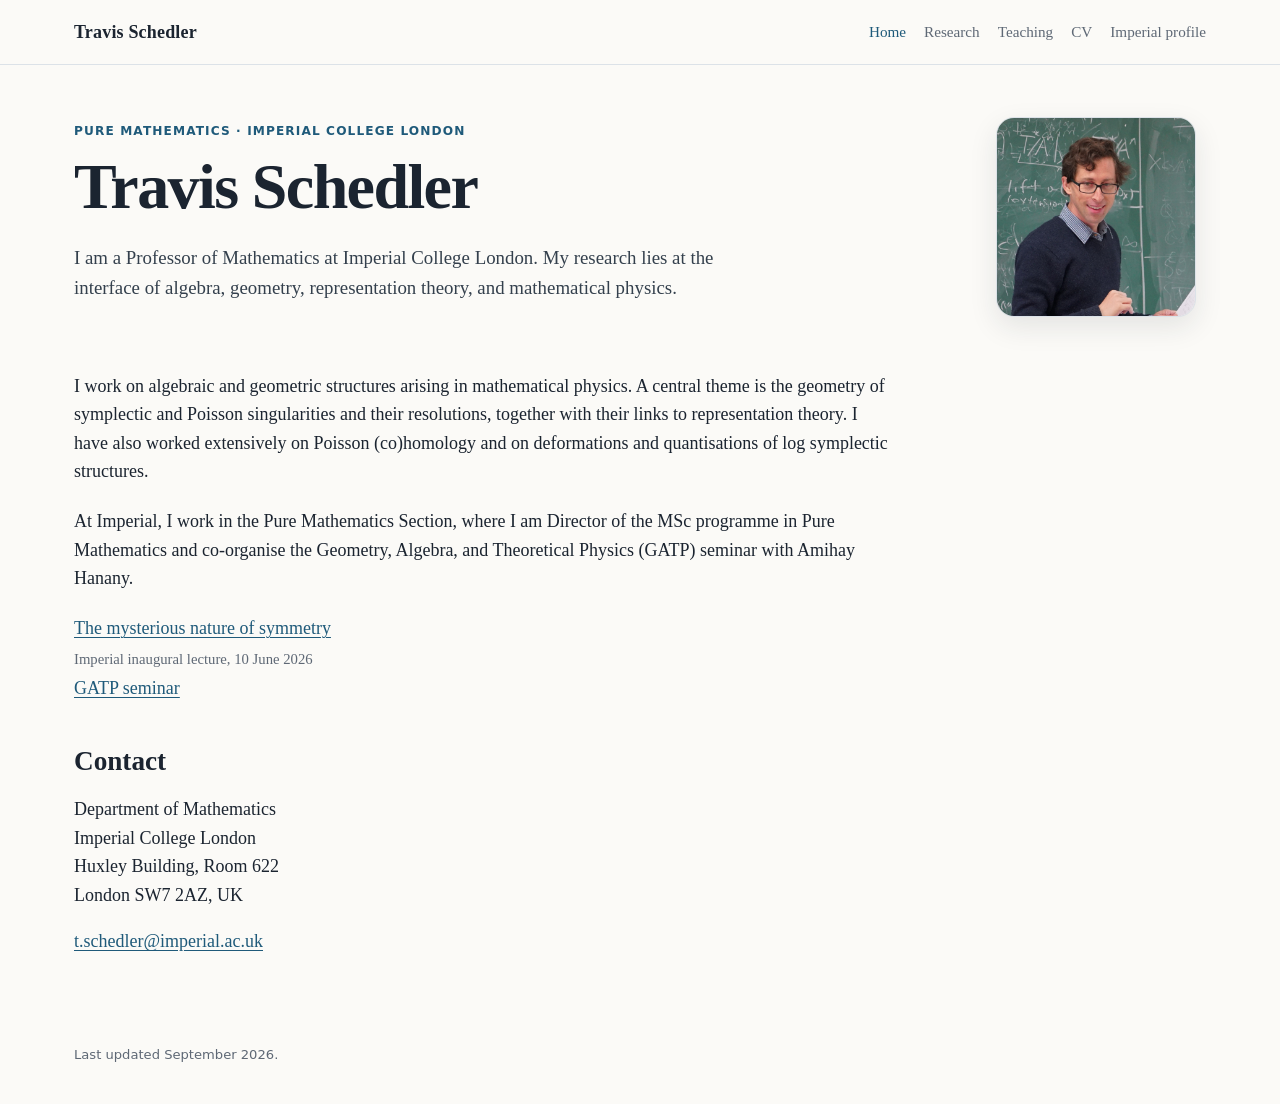
<file: index.html>
<!doctype html>
<html lang="en">
<head>
  <meta charset="utf-8">
  <meta name="viewport" content="width=device-width, initial-scale=1">
  <meta name="description" content="Travis Schedler, Professor of Mathematics at Imperial College London. Research in symplectic and Poisson geometry, representation theory, Poisson (co)homology, and log symplectic geometry.">
  <title>Travis Schedler | Mathematics</title>
  <link rel="stylesheet" href="style.css">
</head>
<body>
  <header class="site-header">
    <nav class="nav" aria-label="Main navigation">
      <span class="brand">Travis Schedler</span>
      <div class="nav-links">
        <span class="current-page" aria-current="page">Home</span>
        <a href="research.html">Research</a>
        <a href="teaching.html">Teaching</a>
        <a href="cv.pdf">CV</a>
        <a href="https://profiles.imperial.ac.uk/t.schedler">Imperial profile</a>
      </div>
    </nav>
  </header>

  <main>
    <section class="hero">
      <div>
        <div class="eyebrow">Pure Mathematics · Imperial College London</div>
        <h1>Travis Schedler</h1>
        <p class="lede">I am a Professor of Mathematics at Imperial College London. My research lies at the interface of algebra, geometry, representation theory, and mathematical physics.</p>
      </div>
      <div class="hero-photo">
        <img class="photo" src="travis.jpeg" alt="Travis Schedler">
      </div>
    </section>

    <section class="home-copy">
      <p>I work on algebraic and geometric structures arising in mathematical physics. A central theme is the geometry of symplectic and Poisson singularities and their resolutions, together with their links to representation theory. I have also worked extensively on Poisson (co)homology and on deformations and quantisations of log symplectic structures.</p>

      <p>At Imperial, I work in the Pure Mathematics Section, where I am Director of the MSc programme in Pure Mathematics and co-organise the Geometry, Algebra, and Theoretical Physics (GATP) seminar with Amihay Hanany.</p>

      <p class="home-links">
        <a href="https://www.imperial.ac.uk/events/207243/the-mysterious-nature-of-symmetry/">The mysterious nature of symmetry</a><br>
        <span class="meta">Imperial inaugural lecture, 10 June 2026</span><br>
        <a href="https://www.imperial.ac.uk/pure-mathematics/seminars/geometry-algebra-and-theoretical-physics-seminars/">GATP seminar</a>
      </p>
    </section>

    <section>
      <h2>Contact</h2>
      <p>
        Department of Mathematics<br>
        Imperial College London<br>
        Huxley Building, Room 622<br>
        London SW7 2AZ, UK
      </p>
      <p><a href="mailto:t.schedler@imperial.ac.uk">t.schedler@imperial.ac.uk</a></p>
    </section>
  </main>

  <footer>
    Last updated September 2026.
  </footer>
</body>
</html>
</file>
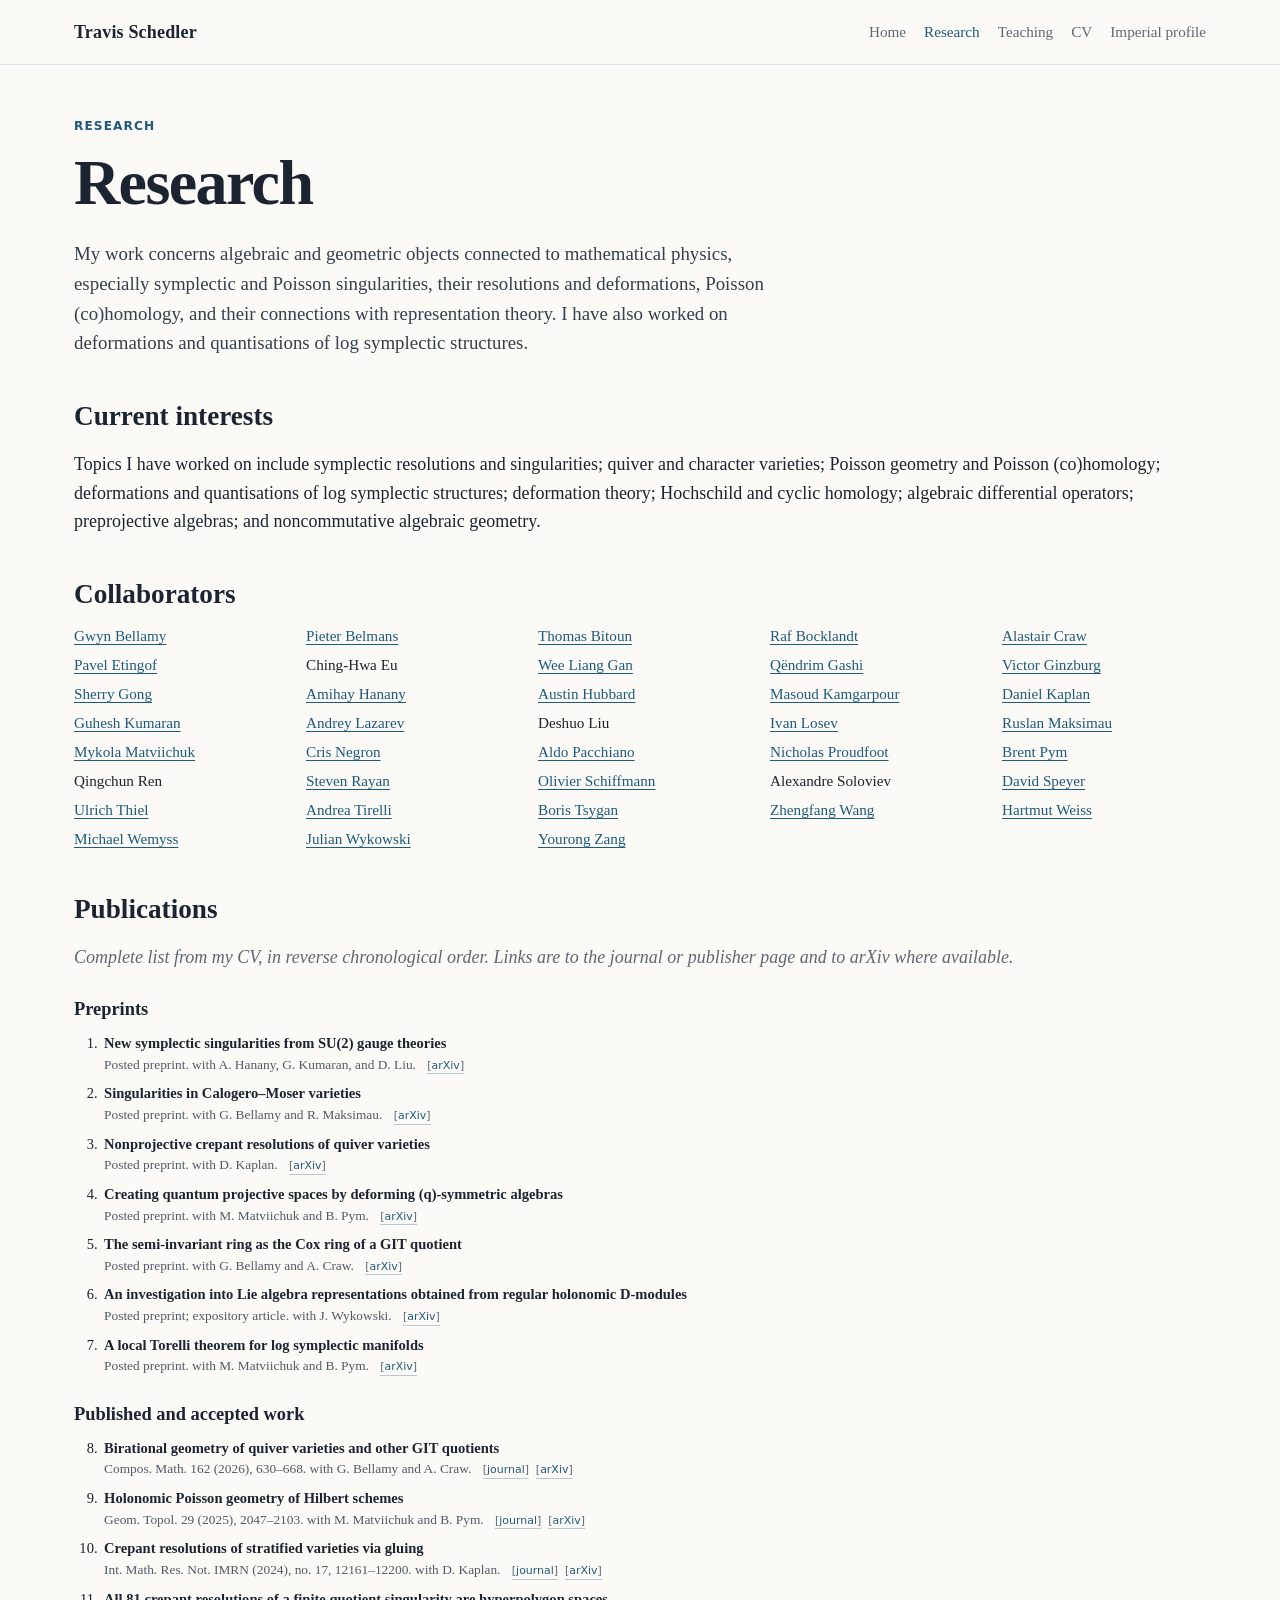
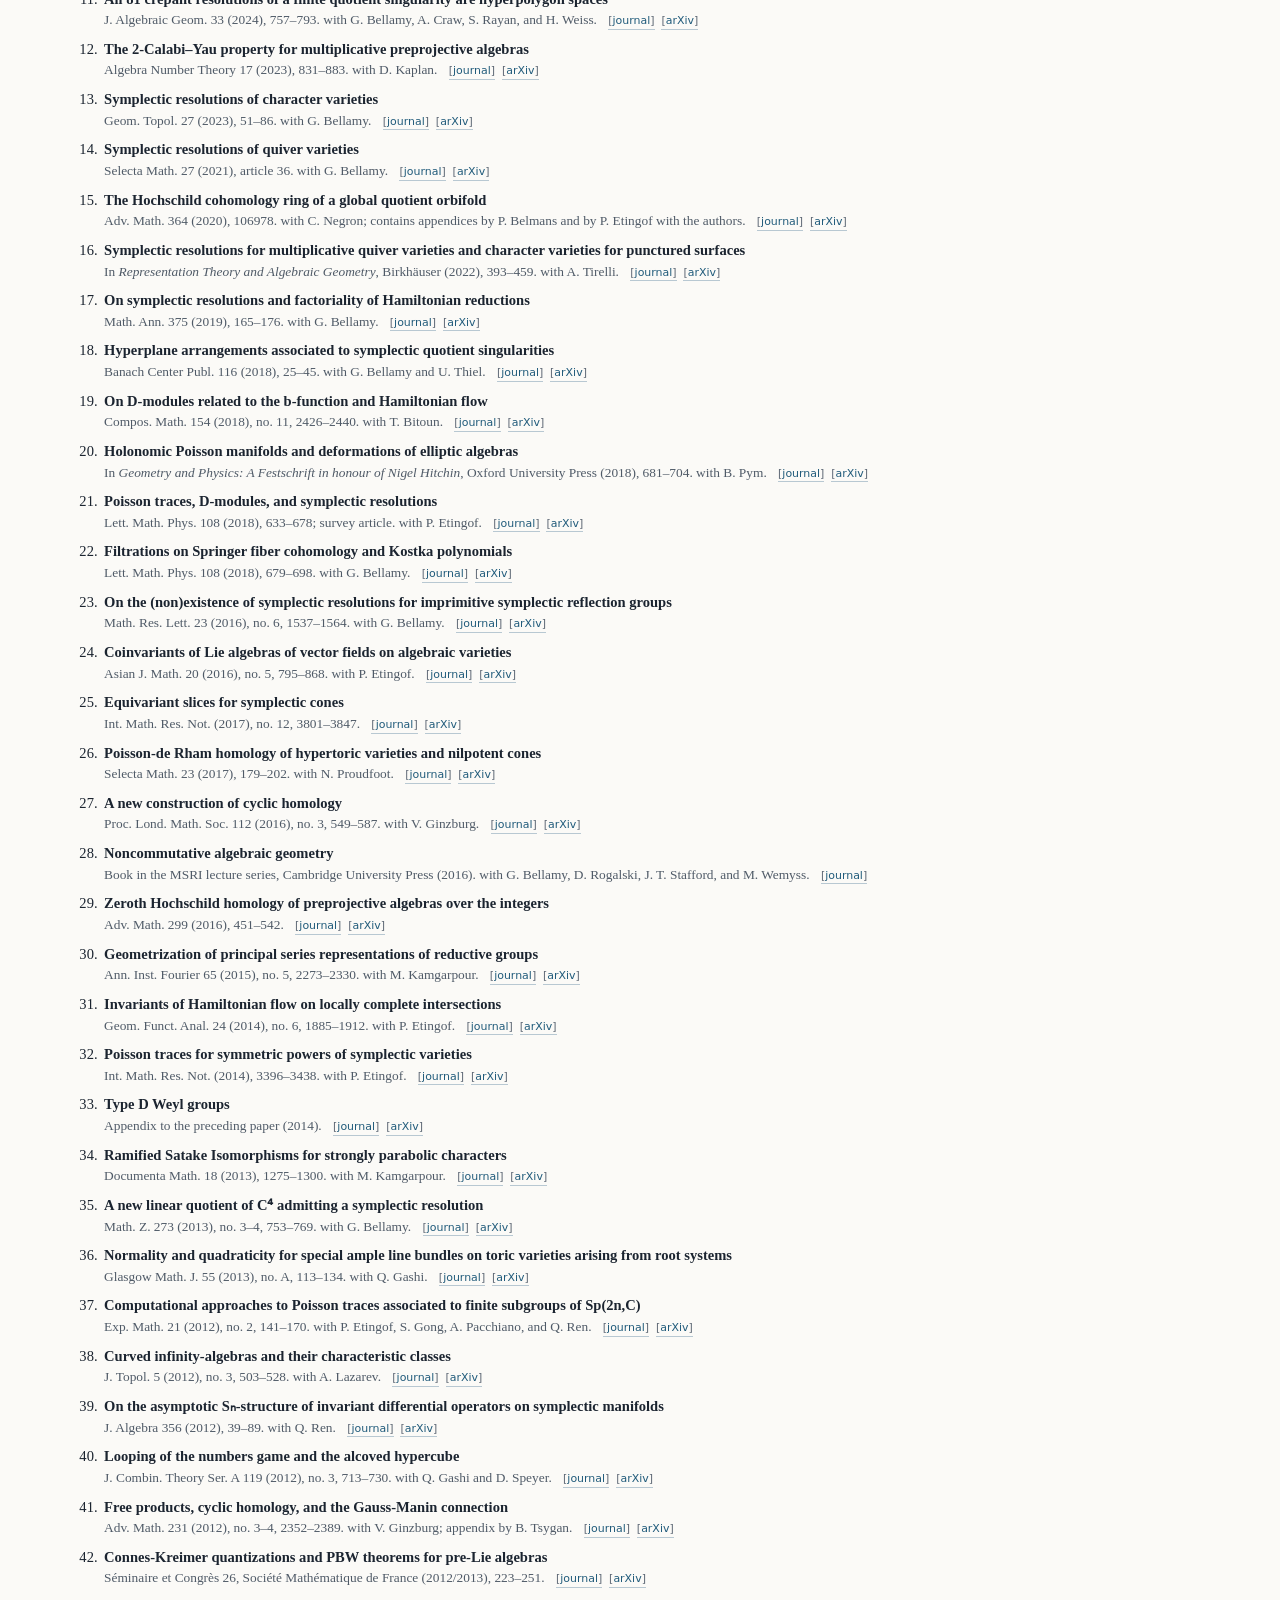
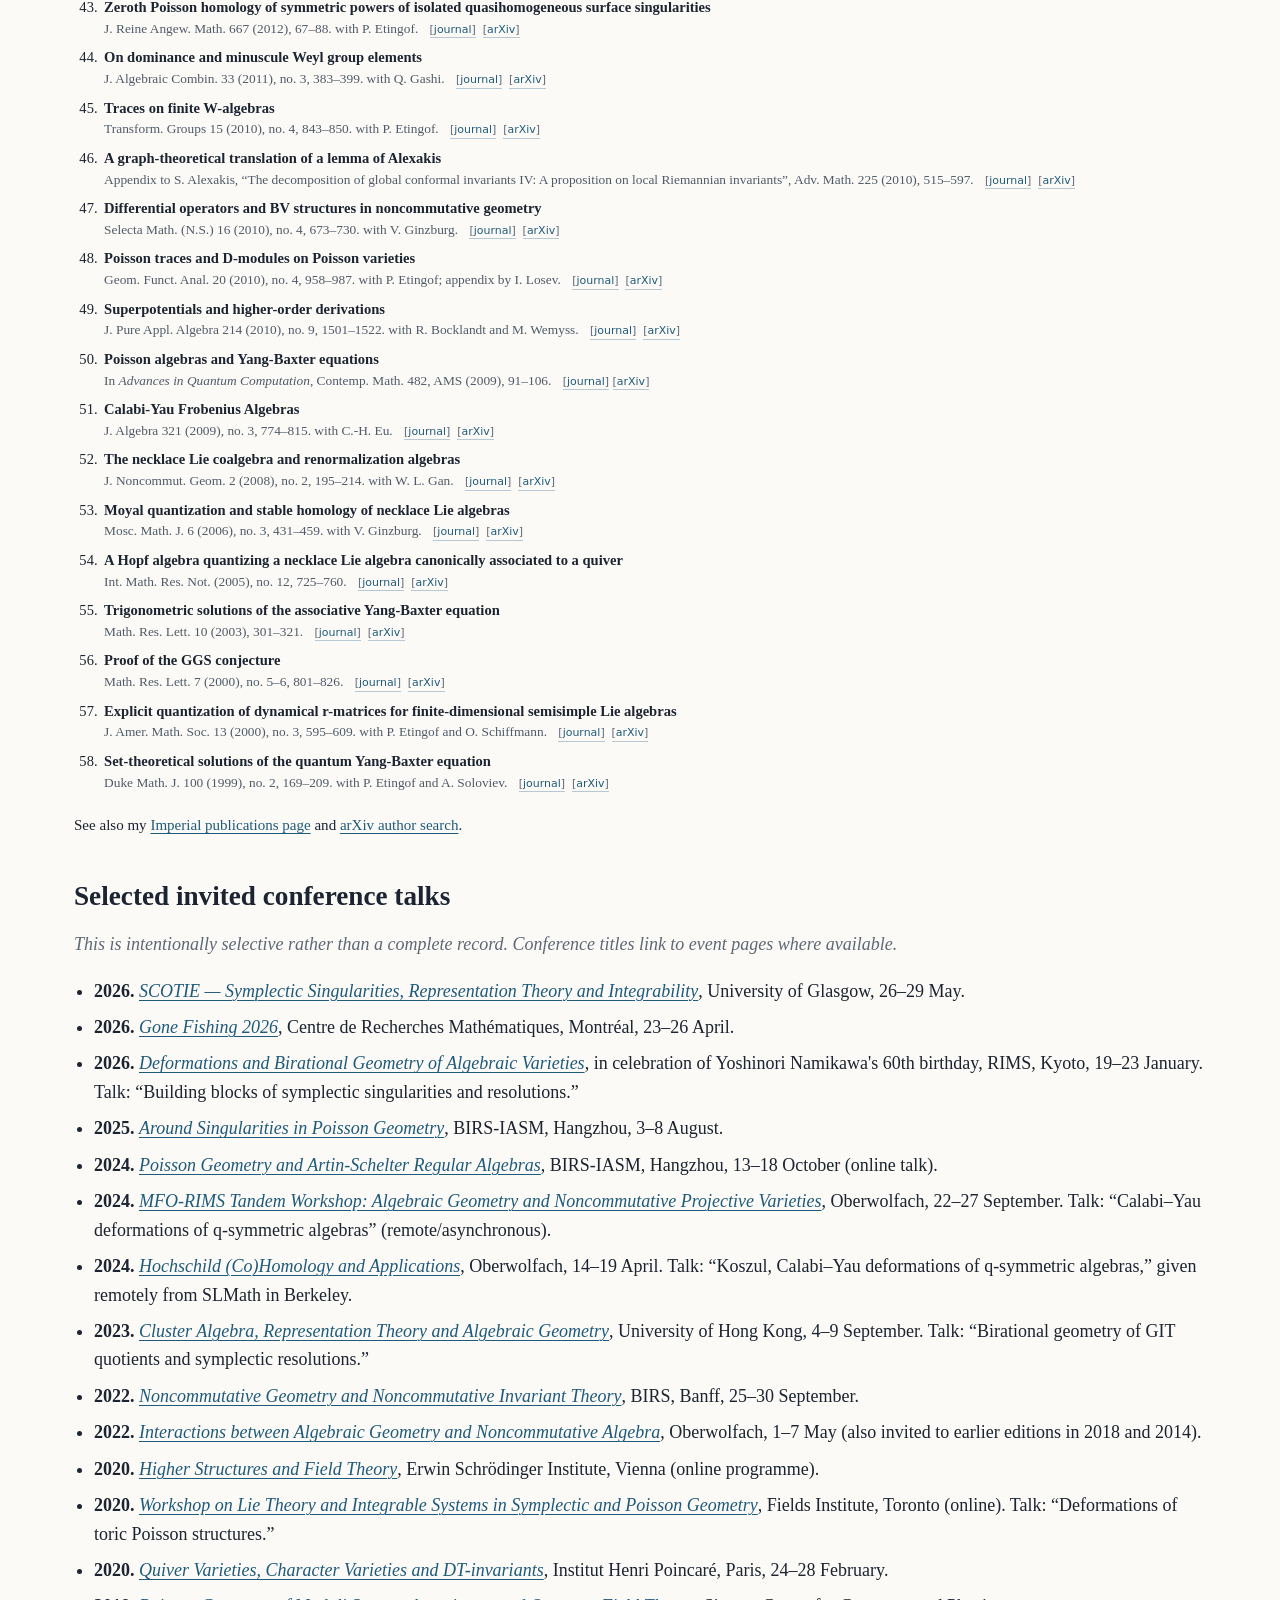
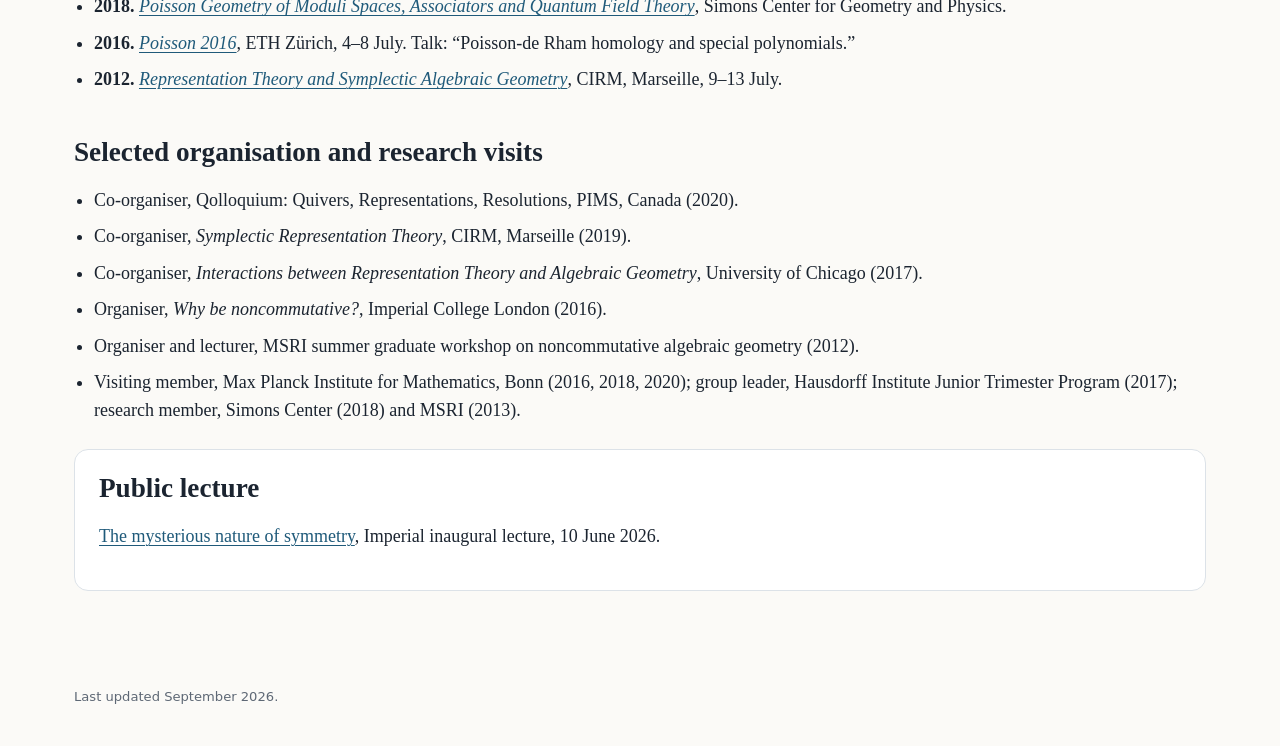
<file: research.html>
<!doctype html>
<html lang="en">
<head>
  <meta charset="utf-8">
  <meta name="viewport" content="width=device-width, initial-scale=1">
  <meta name="description" content="Research of Travis Schedler: symplectic and Poisson geometry, representation theory, Poisson (co)homology, quiver varieties, and log symplectic geometry.">
  <title>Research | Travis Schedler</title>
  <link rel="stylesheet" href="style.css">
</head>
<body>
  <header class="site-header">
    <nav class="nav" aria-label="Main navigation">
      <span class="brand">Travis Schedler</span>
      <div class="nav-links">
        <a href="index.html">Home</a>
        <span class="current-page" aria-current="page">Research</span>
        <a href="teaching.html">Teaching</a>
        <a href="cv.pdf">CV</a>
        <a href="https://profiles.imperial.ac.uk/t.schedler">Imperial profile</a>
      </div>
    </nav>
  </header>

  <main>
    <div class="eyebrow">Research</div>
    <h1>Research</h1>
    <p class="lede">My work concerns algebraic and geometric objects connected to mathematical physics, especially symplectic and Poisson singularities, their resolutions and deformations, Poisson (co)homology, and their connections with representation theory. I have also worked on deformations and quantisations of log symplectic structures.</p>

    <h2>Current interests</h2>
    <p>Topics I have worked on include symplectic resolutions and singularities; quiver and character varieties; Poisson geometry and Poisson (co)homology; deformations and quantisations of log symplectic structures; deformation theory; Hochschild and cyclic homology; algebraic differential operators; preprojective algebras; and noncommutative algebraic geometry.</p>

    <h2>Collaborators</h2>
    <ul class="collaborator-list">
      <li><a href="https://sites.google.com/view/gwynbellamy/home">Gwyn Bellamy</a></li>
      <li><a href="https://pbelmans.ncag.info/">Pieter Belmans</a></li>
      <li><a href="https://profiles.ucalgary.ca/thomas-bitoun">Thomas Bitoun</a></li>
      <li><a href="https://www.uva.nl/profiel/b/o/r.r.j.bocklandt/r.r.j.bocklandt.html">Raf Bocklandt</a></li>
      <li><a href="https://people.bath.ac.uk/ac886/">Alastair Craw</a></li>
      <li><a href="https://math.mit.edu/~etingof/">Pavel Etingof</a></li>
      <li>Ching-Hwa Eu</li>
      <li><a href="https://mathdept.ucr.edu/wee-liang-gan-publications">Wee Liang Gan</a></li>
      <li><a href="https://qendrimgashi.com/">Qëndrim Gashi</a></li>
      <li><a href="https://mathematics.uchicago.edu/people/profile/victor-ginzburg/">Victor Ginzburg</a></li>
      <li><a href="https://people.tamu.edu/~sgongli/">Sherry Gong</a></li>
      <li><a href="https://www.imperial.ac.uk/theoretical-physics/people/academic-staff/">Amihay Hanany</a></li>
      <li><a href="https://www.imperial.ac.uk/geometry/members/">Austin Hubbard</a></li>
      <li><a href="https://sites.google.com/view/masoudkomi/">Masoud Kamgarpour</a></li>
      <li><a href="https://sites.google.com/view/dankaplan/">Daniel Kaplan</a></li>
      <li><a href="https://www.guhesh.co.uk/">Guhesh Kumaran</a></li>
      <li><a href="https://www.lancaster.ac.uk/sci-tech/about-us/people/andrey-lazarev">Andrey Lazarev</a></li>
      <li>Deshuo Liu</li>
      <li><a href="https://ivanloseu.github.io/">Ivan Losev</a></li>
      <li><a href="https://www.cyu.fr/en/node/1009">Ruslan Maksimau</a></li>
      <li><a href="https://sites.google.com/view/mykola-matviichuk/home">Mykola Matviichuk</a></li>
      <li><a href="https://c-negron.github.io/">Cris Negron</a></li>
      <li><a href="https://www.aldopacchiano.ai/">Aldo Pacchiano</a></li>
      <li><a href="https://pages.uoregon.edu/njp/">Nicholas Proudfoot</a></li>
      <li><a href="https://www.mcgill.ca/mathstat/brent-pym">Brent Pym</a></li>
      <li>Qingchun Ren</li>
      <li><a href="https://researchers.usask.ca/steven-rayan/index.php">Steven Rayan</a></li>
      <li><a href="https://sites.google.com/site/olivierschiffmann/">Olivier Schiffmann</a></li>
      <li>Alexandre Soloviev</li>
      <li><a href="https://lsa.umich.edu/math/people/faculty/speyer.html">David Speyer</a></li>
      <li><a href="https://ulthiel.com/">Ulrich Thiel</a></li>
      <li><a href="http://wwwf.imperial.ac.uk/~at515/">Andrea Tirelli</a></li>
      <li><a href="https://www.math.northwestern.edu/people/faculty/boris-tsygan1.html">Boris Tsygan</a></li>
      <li><a href="https://math.nju.edu.cn/en/People/Faculty/20250512/i315954.html">Zhengfang Wang</a></li>
      <li><a href="https://www.math.uni-kiel.de/geometrie/de/hartmut-weiss">Hartmut Weiss</a></li>
      <li><a href="https://www.maths.gla.ac.uk/~mwemyss/">Michael Wemyss</a></li>
      <li><a href="https://sites.google.com/view/julian-wykowski">Julian Wykowski</a></li>
      <li><a href="https://www.math.wisc.edu/graduate-students/">Yourong Zang</a></li>
    </ul>

    <h2>Publications</h2>
    <p class="note">Complete list from my CV, in reverse chronological order. Links are to the journal or publisher page and to arXiv where available.</p>

    <h3>Preprints</h3>
    <ol class="publication-list" start="1">
      <li>
        <div class="pub-title">New symplectic singularities from SU(2) gauge theories</div>
        <div class="pub-details">Posted preprint. with A. Hanany, G. Kumaran, and D. Liu. <span class="pub-links"><a class="pub-link" href="https://arxiv.org/abs/2608.06451">arXiv</a></span></div>
      </li>
      <li>
        <div class="pub-title">Singularities in Calogero–Moser varieties</div>
        <div class="pub-details">Posted preprint. with G. Bellamy and R. Maksimau. <span class="pub-links"><a class="pub-link" href="https://arxiv.org/abs/2505.13779">arXiv</a></span></div>
      </li>
      <li>
        <div class="pub-title">Nonprojective crepant resolutions of quiver varieties</div>
        <div class="pub-details">Posted preprint. with D. Kaplan. <span class="pub-links"><a class="pub-link" href="https://arxiv.org/abs/2505.08624">arXiv</a></span></div>
      </li>
      <li>
        <div class="pub-title">Creating quantum projective spaces by deforming (q)-symmetric algebras</div>
        <div class="pub-details">Posted preprint. with M. Matviichuk and B. Pym. <span class="pub-links"><a class="pub-link" href="https://arxiv.org/abs/2411.10425">arXiv</a></span></div>
      </li>
      <li>
        <div class="pub-title">The semi-invariant ring as the Cox ring of a GIT quotient</div>
        <div class="pub-details">Posted preprint. with G. Bellamy and A. Craw. <span class="pub-links"><a class="pub-link" href="https://arxiv.org/abs/2404.12225">arXiv</a></span></div>
      </li>
      <li>
        <div class="pub-title">An investigation into Lie algebra representations obtained from regular holonomic D-modules</div>
        <div class="pub-details">Posted preprint; expository article. with J. Wykowski. <span class="pub-links"><a class="pub-link" href="https://arxiv.org/abs/2111.14774">arXiv</a></span></div>
      </li>
      <li>
        <div class="pub-title">A local Torelli theorem for log symplectic manifolds</div>
        <div class="pub-details">Posted preprint. with M. Matviichuk and B. Pym. <span class="pub-links"><a class="pub-link" href="https://arxiv.org/abs/2010.08692">arXiv</a></span></div>
      </li>
    </ol>

    <h3>Published and accepted work</h3>
    <ol class="publication-list" start="8">
      <li>
        <div class="pub-title">Birational geometry of quiver varieties and other GIT quotients</div>
        <div class="pub-details">Compos. Math. 162 (2026), 630–668. with G. Bellamy and A. Craw. <span class="pub-links"><a class="pub-link" href="https://doi.org/10.1017/S0010437X26103145">journal</a> <a class="pub-link" href="https://arxiv.org/abs/2212.09623">arXiv</a></span></div>
      </li>
      <li>
        <div class="pub-title">Holonomic Poisson geometry of Hilbert schemes</div>
        <div class="pub-details">Geom. Topol. 29 (2025), 2047–2103. with M. Matviichuk and B. Pym. <span class="pub-links"><a class="pub-link" href="https://doi.org/10.2140/gt.2025.29.2047">journal</a> <a class="pub-link" href="https://arxiv.org/abs/2212.14763">arXiv</a></span></div>
      </li>
      <li>
        <div class="pub-title">Crepant resolutions of stratified varieties via gluing</div>
        <div class="pub-details">Int. Math. Res. Not. IMRN (2024), no. 17, 12161–12200. with D. Kaplan. <span class="pub-links"><a class="pub-link" href="https://doi.org/10.1093/imrn/rnae135">journal</a> <a class="pub-link" href="https://arxiv.org/abs/2311.07539">arXiv</a></span></div>
      </li>
      <li>
        <div class="pub-title">All 81 crepant resolutions of a finite quotient singularity are hyperpolygon spaces</div>
        <div class="pub-details">J. Algebraic Geom. 33 (2024), 757–793. with G. Bellamy, A. Craw, S. Rayan, and H. Weiss. <span class="pub-links"><a class="pub-link" href="https://doi.org/10.1090/jag/827">journal</a> <a class="pub-link" href="https://arxiv.org/abs/2112.09878">arXiv</a></span></div>
      </li>
      <li>
        <div class="pub-title">The 2-Calabi–Yau property for multiplicative preprojective algebras</div>
        <div class="pub-details">Algebra Number Theory 17 (2023), 831–883. with D. Kaplan. <span class="pub-links"><a class="pub-link" href="https://doi.org/10.2140/ant.2023.17.831">journal</a> <a class="pub-link" href="https://arxiv.org/abs/1905.12025">arXiv</a></span></div>
      </li>
      <li>
        <div class="pub-title">Symplectic resolutions of character varieties</div>
        <div class="pub-details">Geom. Topol. 27 (2023), 51–86. with G. Bellamy. <span class="pub-links"><a class="pub-link" href="https://doi.org/10.2140/gt.2023.27.51">journal</a> <a class="pub-link" href="https://arxiv.org/abs/1909.12545">arXiv</a></span></div>
      </li>
      <li>
        <div class="pub-title">Symplectic resolutions of quiver varieties</div>
        <div class="pub-details">Selecta Math. 27 (2021), article 36. with G. Bellamy. <span class="pub-links"><a class="pub-link" href="https://doi.org/10.1007/s00029-021-00647-0">journal</a> <a class="pub-link" href="https://arxiv.org/abs/1602.00164">arXiv</a></span></div>
      </li>
      <li>
        <div class="pub-title">The Hochschild cohomology ring of a global quotient orbifold</div>
        <div class="pub-details">Adv. Math. 364 (2020), 106978. with C. Negron; contains appendices by P. Belmans and by P. Etingof with the authors. <span class="pub-links"><a class="pub-link" href="https://doi.org/10.1016/j.aim.2020.106978">journal</a> <a class="pub-link" href="https://arxiv.org/abs/1809.08715">arXiv</a></span></div>
      </li>
      <li>
        <div class="pub-title">Symplectic resolutions for multiplicative quiver varieties and character varieties for punctured surfaces</div>
        <div class="pub-details">In <em>Representation Theory and Algebraic Geometry</em>, Birkhäuser (2022), 393–459. with A. Tirelli. <span class="pub-links"><a class="pub-link" href="https://doi.org/10.1007/978-3-030-82007-7_9">journal</a> <a class="pub-link" href="https://arxiv.org/abs/1812.07687">arXiv</a></span></div>
      </li>
      <li>
        <div class="pub-title">On symplectic resolutions and factoriality of Hamiltonian reductions</div>
        <div class="pub-details">Math. Ann. 375 (2019), 165–176. with G. Bellamy. <span class="pub-links"><a class="pub-link" href="https://doi.org/10.1007/s00208-019-01851-2">journal</a> <a class="pub-link" href="https://arxiv.org/abs/1809.04301">arXiv</a></span></div>
      </li>
      <li>
        <div class="pub-title">Hyperplane arrangements associated to symplectic quotient singularities</div>
        <div class="pub-details">Banach Center Publ. 116 (2018), 25–45. with G. Bellamy and U. Thiel. <span class="pub-links"><a class="pub-link" href="https://doi.org/10.4064/bc116-2">journal</a> <a class="pub-link" href="https://arxiv.org/abs/1702.04881">arXiv</a></span></div>
      </li>
      <li>
        <div class="pub-title">On D-modules related to the b-function and Hamiltonian flow</div>
        <div class="pub-details">Compos. Math. 154 (2018), no. 11, 2426–2440. with T. Bitoun. <span class="pub-links"><a class="pub-link" href="https://doi.org/10.1112/S0010437X18007492">journal</a> <a class="pub-link" href="https://arxiv.org/abs/1606.07761">arXiv</a></span></div>
      </li>
      <li>
        <div class="pub-title">Holonomic Poisson manifolds and deformations of elliptic algebras</div>
        <div class="pub-details">In <em>Geometry and Physics: A Festschrift in honour of Nigel Hitchin</em>, Oxford University Press (2018), 681–704. with B. Pym. <span class="pub-links"><a class="pub-link" href="https://doi.org/10.1093/oso/9780198802020.003.0028">journal</a> <a class="pub-link" href="https://arxiv.org/abs/1707.06035">arXiv</a></span></div>
      </li>
      <li>
        <div class="pub-title">Poisson traces, D-modules, and symplectic resolutions</div>
        <div class="pub-details">Lett. Math. Phys. 108 (2018), 633–678; survey article. with P. Etingof. <span class="pub-links"><a class="pub-link" href="https://doi.org/10.1007/s11005-017-1024-1">journal</a> <a class="pub-link" href="https://arxiv.org/abs/1705.00423">arXiv</a></span></div>
      </li>
      <li>
        <div class="pub-title">Filtrations on Springer fiber cohomology and Kostka polynomials</div>
        <div class="pub-details">Lett. Math. Phys. 108 (2018), 679–698. with G. Bellamy. <span class="pub-links"><a class="pub-link" href="https://doi.org/10.1007/s11005-017-1002-7">journal</a> <a class="pub-link" href="https://arxiv.org/abs/1509.02520">arXiv</a></span></div>
      </li>
      <li>
        <div class="pub-title">On the (non)existence of symplectic resolutions for imprimitive symplectic reflection groups</div>
        <div class="pub-details">Math. Res. Lett. 23 (2016), no. 6, 1537–1564. with G. Bellamy. <span class="pub-links"><a class="pub-link" href="https://doi.org/10.4310/MRL.2016.v23.n6.a1">journal</a> <a class="pub-link" href="https://arxiv.org/abs/1309.3558">arXiv</a></span></div>
      </li>
      <li>
        <div class="pub-title">Coinvariants of Lie algebras of vector fields on algebraic varieties</div>
        <div class="pub-details">Asian J. Math. 20 (2016), no. 5, 795–868. with P. Etingof. <span class="pub-links"><a class="pub-link" href="https://doi.org/10.4310/AJM.2016.v20.n5.a1">journal</a> <a class="pub-link" href="https://arxiv.org/abs/1211.1883">arXiv</a></span></div>
      </li>
      <li>
        <div class="pub-title">Equivariant slices for symplectic cones</div>
        <div class="pub-details">Int. Math. Res. Not. (2017), no. 12, 3801–3847. <span class="pub-links"><a class="pub-link" href="https://doi.org/10.1093/imrn/rnw124">journal</a> <a class="pub-link" href="https://arxiv.org/abs/1501.03368">arXiv</a></span></div>
      </li>
      <li>
        <div class="pub-title">Poisson-de Rham homology of hypertoric varieties and nilpotent cones</div>
        <div class="pub-details">Selecta Math. 23 (2017), 179–202. with N. Proudfoot. <span class="pub-links"><a class="pub-link" href="https://doi.org/10.1007/s00029-016-0232-3">journal</a> <a class="pub-link" href="https://arxiv.org/abs/1405.0743">arXiv</a></span></div>
      </li>
      <li>
        <div class="pub-title">A new construction of cyclic homology</div>
        <div class="pub-details">Proc. Lond. Math. Soc. 112 (2016), no. 3, 549–587. with V. Ginzburg. <span class="pub-links"><a class="pub-link" href="https://doi.org/10.1112/plms/pdw001">journal</a> <a class="pub-link" href="https://arxiv.org/abs/1201.6635">arXiv</a></span></div>
      </li>
      <li>
        <div class="pub-title">Noncommutative algebraic geometry</div>
        <div class="pub-details">Book in the MSRI lecture series, Cambridge University Press (2016). with G. Bellamy, D. Rogalski, J. T. Stafford, and M. Wemyss. <span class="pub-links"><a class="pub-link" href="https://www.cambridge.org/core/books/noncommutative-algebraic-geometry/">journal</a></span></div>
      </li>
      <li>
        <div class="pub-title">Zeroth Hochschild homology of preprojective algebras over the integers</div>
        <div class="pub-details">Adv. Math. 299 (2016), 451–542. <span class="pub-links"><a class="pub-link" href="https://doi.org/10.1016/j.aim.2016.02.015">journal</a> <a class="pub-link" href="https://arxiv.org/abs/0704.3278">arXiv</a></span></div>
      </li>
      <li>
        <div class="pub-title">Geometrization of principal series representations of reductive groups</div>
        <div class="pub-details">Ann. Inst. Fourier 65 (2015), no. 5, 2273–2330. with M. Kamgarpour. <span class="pub-links"><a class="pub-link" href="https://doi.org/10.5802/aif.2988">journal</a> <a class="pub-link" href="https://arxiv.org/abs/1011.4529">arXiv</a></span></div>
      </li>
      <li>
        <div class="pub-title">Invariants of Hamiltonian flow on locally complete intersections</div>
        <div class="pub-details">Geom. Funct. Anal. 24 (2014), no. 6, 1885–1912. with P. Etingof. <span class="pub-links"><a class="pub-link" href="https://doi.org/10.1007/s00039-014-0302-7">journal</a> <a class="pub-link" href="https://arxiv.org/abs/1401.5042">arXiv</a></span></div>
      </li>
      <li>
        <div class="pub-title">Poisson traces for symmetric powers of symplectic varieties</div>
        <div class="pub-details">Int. Math. Res. Not. (2014), 3396–3438. with P. Etingof. <span class="pub-links"><a class="pub-link" href="https://doi.org/10.1093/imrn/rnt031">journal</a> <a class="pub-link" href="https://arxiv.org/abs/1109.4712">arXiv</a></span></div>
      </li>
      <li>
        <div class="pub-title">Type D Weyl groups</div>
        <div class="pub-details">Appendix to the preceding paper (2014). <span class="pub-links"><a class="pub-link" href="https://doi.org/10.1093/imrn/rnt031">journal</a> <a class="pub-link" href="https://arxiv.org/abs/1109.4712">arXiv</a></span></div>
      </li>
      <li>
        <div class="pub-title">Ramified Satake Isomorphisms for strongly parabolic characters</div>
        <div class="pub-details">Documenta Math. 18 (2013), 1275–1300. with M. Kamgarpour. <span class="pub-links"><a class="pub-link" href="https://doi.org/10.4171/DM/428">journal</a> <a class="pub-link" href="https://arxiv.org/abs/1210.1051">arXiv</a></span></div>
      </li>
      <li>
        <div class="pub-title">A new linear quotient of C⁴ admitting a symplectic resolution</div>
        <div class="pub-details">Math. Z. 273 (2013), no. 3–4, 753–769. with G. Bellamy. <span class="pub-links"><a class="pub-link" href="https://doi.org/10.1007/s00209-012-1028-6">journal</a> <a class="pub-link" href="https://arxiv.org/abs/1109.3015">arXiv</a></span></div>
      </li>
      <li>
        <div class="pub-title">Normality and quadraticity for special ample line bundles on toric varieties arising from root systems</div>
        <div class="pub-details">Glasgow Math. J. 55 (2013), no. A, 113–134. with Q. Gashi. <span class="pub-links"><a class="pub-link" href="https://doi.org/10.1017/S0017089513000542">journal</a> <a class="pub-link" href="https://arxiv.org/abs/1102.4083">arXiv</a></span></div>
      </li>
      <li>
        <div class="pub-title">Computational approaches to Poisson traces associated to finite subgroups of Sp(2n,C)</div>
        <div class="pub-details">Exp. Math. 21 (2012), no. 2, 141–170. with P. Etingof, S. Gong, A. Pacchiano, and Q. Ren. <span class="pub-links"><a class="pub-link" href="https://doi.org/10.1080/10586458.2012.641840">journal</a> <a class="pub-link" href="https://arxiv.org/abs/1101.5171">arXiv</a></span></div>
      </li>
      <li>
        <div class="pub-title">Curved infinity-algebras and their characteristic classes</div>
        <div class="pub-details">J. Topol. 5 (2012), no. 3, 503–528. with A. Lazarev. <span class="pub-links"><a class="pub-link" href="https://doi.org/10.1112/jtopol/jts011">journal</a> <a class="pub-link" href="https://arxiv.org/abs/1009.6203">arXiv</a></span></div>
      </li>
      <li>
        <div class="pub-title">On the asymptotic Sₙ-structure of invariant differential operators on symplectic manifolds</div>
        <div class="pub-details">J. Algebra 356 (2012), 39–89. with Q. Ren. <span class="pub-links"><a class="pub-link" href="https://doi.org/10.1016/j.jalgebra.2012.01.023">journal</a> <a class="pub-link" href="https://arxiv.org/abs/1006.0268">arXiv</a></span></div>
      </li>
      <li>
        <div class="pub-title">Looping of the numbers game and the alcoved hypercube</div>
        <div class="pub-details">J. Combin. Theory Ser. A 119 (2012), no. 3, 713–730. with Q. Gashi and D. Speyer. <span class="pub-links"><a class="pub-link" href="https://doi.org/10.1016/j.jcta.2011.11.012">journal</a> <a class="pub-link" href="https://arxiv.org/abs/0909.5324">arXiv</a></span></div>
      </li>
      <li>
        <div class="pub-title">Free products, cyclic homology, and the Gauss-Manin connection</div>
        <div class="pub-details">Adv. Math. 231 (2012), no. 3–4, 2352–2389. with V. Ginzburg; appendix by B. Tsygan. <span class="pub-links"><a class="pub-link" href="https://doi.org/10.1016/j.aim.2012.06.016">journal</a> <a class="pub-link" href="https://arxiv.org/abs/0803.3655">arXiv</a></span></div>
      </li>
      <li>
        <div class="pub-title">Connes-Kreimer quantizations and PBW theorems for pre-Lie algebras</div>
        <div class="pub-details">Séminaire et Congrès 26, Société Mathématique de France (2012/2013), 223–251. <span class="pub-links"><a class="pub-link" href="https://smf.emath.fr/publications/quantification-la-connes-kreimer-et-theoremes-pbw-pour-les-algebres-pre-lie">journal</a> <a class="pub-link" href="https://arxiv.org/abs/0907.1717">arXiv</a></span></div>
      </li>
      <li>
        <div class="pub-title">Zeroth Poisson homology of symmetric powers of isolated quasihomogeneous surface singularities</div>
        <div class="pub-details">J. Reine Angew. Math. 667 (2012), 67–88. with P. Etingof. <span class="pub-links"><a class="pub-link" href="https://doi.org/10.1515/CRELLE.2011.124">journal</a> <a class="pub-link" href="https://arxiv.org/abs/0907.1715">arXiv</a></span></div>
      </li>
      <li>
        <div class="pub-title">On dominance and minuscule Weyl group elements</div>
        <div class="pub-details">J. Algebraic Combin. 33 (2011), no. 3, 383–399. with Q. Gashi. <span class="pub-links"><a class="pub-link" href="https://doi.org/10.1007/s10801-010-0248-2">journal</a> <a class="pub-link" href="https://arxiv.org/abs/0908.1091">arXiv</a></span></div>
      </li>
      <li>
        <div class="pub-title">Traces on finite W-algebras</div>
        <div class="pub-details">Transform. Groups 15 (2010), no. 4, 843–850. with P. Etingof. <span class="pub-links"><a class="pub-link" href="https://doi.org/10.1007/s00031-010-9103-8">journal</a> <a class="pub-link" href="https://arxiv.org/abs/1004.4634">arXiv</a></span></div>
      </li>
      <li>
        <div class="pub-title">A graph-theoretical translation of a lemma of Alexakis</div>
        <div class="pub-details">Appendix to S. Alexakis, “The decomposition of global conformal invariants IV: A proposition on local Riemannian invariants”, Adv. Math. 225 (2010), 515–597. <span class="pub-links"><a class="pub-link" href="https://doi.org/10.1016/j.aim.2010.01.028">journal</a> <a class="pub-link" href="https://arxiv.org/abs/0912.3761">arXiv</a></span></div>
      </li>
      <li>
        <div class="pub-title">Differential operators and BV structures in noncommutative geometry</div>
        <div class="pub-details">Selecta Math. (N.S.) 16 (2010), no. 4, 673–730. with V. Ginzburg. <span class="pub-links"><a class="pub-link" href="https://doi.org/10.1007/s00029-010-0029-8">journal</a> <a class="pub-link" href="https://arxiv.org/abs/0710.3392">arXiv</a></span></div>
      </li>
      <li>
        <div class="pub-title">Poisson traces and D-modules on Poisson varieties</div>
        <div class="pub-details">Geom. Funct. Anal. 20 (2010), no. 4, 958–987. with P. Etingof; appendix by I. Losev. <span class="pub-links"><a class="pub-link" href="https://doi.org/10.1007/s00039-010-0085-4">journal</a> <a class="pub-link" href="https://arxiv.org/abs/0908.3868">arXiv</a></span></div>
      </li>
      <li>
        <div class="pub-title">Superpotentials and higher-order derivations</div>
        <div class="pub-details">J. Pure Appl. Algebra 214 (2010), no. 9, 1501–1522. with R. Bocklandt and M. Wemyss. <span class="pub-links"><a class="pub-link" href="https://doi.org/10.1016/j.jpaa.2009.07.013">journal</a> <a class="pub-link" href="https://arxiv.org/abs/0802.0162">arXiv</a></span></div>
      </li>
      <li>
        <div class="pub-title">Poisson algebras and Yang-Baxter equations</div>
        <div class="pub-details">In <em>Advances in Quantum Computation</em>, Contemp. Math. 482, AMS (2009), 91–106. <span class="pub-links"><a class="pub-link" href="https://doi.org/10.1090/conm/482/09415">journal</a><a class="pub-link" href="https://arxiv.org/abs/math/0612493">arXiv</a></span></div>
      </li>
      <li>
        <div class="pub-title">Calabi-Yau Frobenius Algebras</div>
        <div class="pub-details">J. Algebra 321 (2009), no. 3, 774–815. with C.-H. Eu. <span class="pub-links"><a class="pub-link" href="https://doi.org/10.1016/j.jalgebra.2008.11.003">journal</a> <a class="pub-link" href="https://arxiv.org/abs/0710.3391">arXiv</a></span></div>
      </li>
      <li>
        <div class="pub-title">The necklace Lie coalgebra and renormalization algebras</div>
        <div class="pub-details">J. Noncommut. Geom. 2 (2008), no. 2, 195–214. with W. L. Gan. <span class="pub-links"><a class="pub-link" href="https://doi.org/10.4171/JNCG/19">journal</a> <a class="pub-link" href="https://arxiv.org/abs/math-ph/0702055">arXiv</a></span></div>
      </li>
      <li>
        <div class="pub-title">Moyal quantization and stable homology of necklace Lie algebras</div>
        <div class="pub-details">Mosc. Math. J. 6 (2006), no. 3, 431–459. with V. Ginzburg. <span class="pub-links"><a class="pub-link" href="https://doi.org/10.17323/1609-4514-2006-6-3-431-459">journal</a> <a class="pub-link" href="https://arxiv.org/abs/math/0605704">arXiv</a></span></div>
      </li>
      <li>
        <div class="pub-title">A Hopf algebra quantizing a necklace Lie algebra canonically associated to a quiver</div>
        <div class="pub-details">Int. Math. Res. Not. (2005), no. 12, 725–760. <span class="pub-links"><a class="pub-link" href="https://doi.org/10.1155/IMRN.2005.725">journal</a> <a class="pub-link" href="https://arxiv.org/abs/math/0406200">arXiv</a></span></div>
      </li>
      <li>
        <div class="pub-title">Trigonometric solutions of the associative Yang-Baxter equation</div>
        <div class="pub-details">Math. Res. Lett. 10 (2003), 301–321. <span class="pub-links"><a class="pub-link" href="https://doi.org/10.4310/MRL.2003.v10.n3.a3">journal</a> <a class="pub-link" href="https://arxiv.org/abs/math/0212258">arXiv</a></span></div>
      </li>
      <li>
        <div class="pub-title">Proof of the GGS conjecture</div>
        <div class="pub-details">Math. Res. Lett. 7 (2000), no. 5–6, 801–826. <span class="pub-links"><a class="pub-link" href="https://doi.org/10.4310/MRL.2000.v7.n6.a12">journal</a> <a class="pub-link" href="https://arxiv.org/abs/math/0009173">arXiv</a></span></div>
      </li>
      <li>
        <div class="pub-title">Explicit quantization of dynamical r-matrices for finite-dimensional semisimple Lie algebras</div>
        <div class="pub-details">J. Amer. Math. Soc. 13 (2000), no. 3, 595–609. with P. Etingof and O. Schiffmann. <span class="pub-links"><a class="pub-link" href="https://doi.org/10.1090/S0894-0347-00-00333-7">journal</a> <a class="pub-link" href="https://arxiv.org/abs/math/9912009">arXiv</a></span></div>
      </li>
      <li>
        <div class="pub-title">Set-theoretical solutions of the quantum Yang-Baxter equation</div>
        <div class="pub-details">Duke Math. J. 100 (1999), no. 2, 169–209. with P. Etingof and A. Soloviev. <span class="pub-links"><a class="pub-link" href="https://doi.org/10.1215/S0012-7094-99-10007-X">journal</a> <a class="pub-link" href="https://arxiv.org/abs/q-alg/9707027">arXiv</a></span></div>
      </li>
    </ol>

    <p class="publication-more">See also my <a href="https://profiles.imperial.ac.uk/t.schedler/publications">Imperial publications page</a> and <a href="https://arxiv.org/search/?searchtype=author&amp;query=Schedler%2C+T">arXiv author search</a>.</p>

    <h2>Selected invited conference talks</h2>
    <p class="note">This is intentionally selective rather than a complete record. Conference titles link to event pages where available.</p>
    <ul class="clean-list">
      <li><strong>2026.</strong> <a href="https://sites.google.com/view/scotie2026/"><em>SCOTIE — Symplectic Singularities, Representation Theory and Integrability</em></a>, University of Glasgow, 26–29 May.</li>
      <li><strong>2026.</strong> <a href="https://www.math.wustl.edu/~xtang/gone-fishing"><em>Gone Fishing 2026</em></a>, Centre de Recherches Mathématiques, Montréal, 23–26 April.</li>
      <li><strong>2026.</strong> <a href="https://nagai-y.w.waseda.jp/deformations-and-birational-geometry-of-algebraic-varieties/"><em>Deformations and Birational Geometry of Algebraic Varieties</em></a>, in celebration of Yoshinori Namikawa's 60th birthday, RIMS, Kyoto, 19–23 January. Talk: “Building blocks of symplectic singularities and resolutions.”</li>
      <li><strong>2025.</strong> <a href="https://www.birs.ca/events/2025/5-day-workshops/25w5442"><em>Around Singularities in Poisson Geometry</em></a>, BIRS-IASM, Hangzhou, 3–8 August.</li>
      <li><strong>2024.</strong> <a href="https://www.birs.ca/events/2024/5-day-workshops/24w5505"><em>Poisson Geometry and Artin-Schelter Regular Algebras</em></a>, BIRS-IASM, Hangzhou, 13–18 October (online talk).</li>
      <li><strong>2024.</strong> <a href="https://publications.mfo.de/handle/mfo/4258"><em>MFO-RIMS Tandem Workshop: Algebraic Geometry and Noncommutative Projective Varieties</em></a>, Oberwolfach, 22–27 September. Talk: “Calabi–Yau deformations of q-symmetric algebras” (remote/asynchronous).</li>
      <li><strong>2024.</strong> <a href="https://publications.mfo.de/handle/mfo/4215"><em>Hochschild (Co)Homology and Applications</em></a>, Oberwolfach, 14–19 April. Talk: “Koszul, Calabi–Yau deformations of q-symmetric algebras,” given remotely from SLMath in Berkeley.</li>
      <li><strong>2023.</strong> <a href="https://hkumath.hku.hk/~imr/event/Conference2023/index.php"><em>Cluster Algebra, Representation Theory and Algebraic Geometry</em></a>, University of Hong Kong, 4–9 September. Talk: “Birational geometry of GIT quotients and symplectic resolutions.”</li>
      <li><strong>2022.</strong> <a href="https://www.birs.ca/events/2022/5-day-workshops/22w5084"><em>Noncommutative Geometry and Noncommutative Invariant Theory</em></a>, BIRS, Banff, 25–30 September.</li>
      <li><strong>2022.</strong> <a href="https://publications.mfo.de/handle/mfo/3992"><em>Interactions between Algebraic Geometry and Noncommutative Algebra</em></a>, Oberwolfach, 1–7 May (also invited to earlier editions in 2018 and 2014).</li>
      <li><strong>2020.</strong> <a href="https://www.esi.ac.at/events/e399/"><em>Higher Structures and Field Theory</em></a>, Erwin Schrödinger Institute, Vienna (online programme).</li>
      <li><strong>2020.</strong> <a href="https://www.fieldsinstitute.ca/activities/19-20/lie-theory"><em>Workshop on Lie Theory and Integrable Systems in Symplectic and Poisson Geometry</em></a>, Fields Institute, Toronto (online). Talk: “Deformations of toric Poisson structures.”</li>
      <li><strong>2020.</strong> <a href="https://www.ihp.fr/en/news-research-activities/t1-2020-representation-theory"><em>Quiver Varieties, Character Varieties and DT-invariants</em></a>, Institut Henri Poincaré, Paris, 24–28 February.</li>
      <li><strong>2018.</strong> <a href="https://scgp.stonybrook.edu/archives/20581"><em>Poisson Geometry of Moduli Spaces, Associators and Quantum Field Theory</em></a>, Simons Center for Geometry and Physics.</li>
      <li><strong>2016.</strong> <a href="https://www.unige.ch/math/Poisson2016/conference.html"><em>Poisson 2016</em></a>, ETH Zürich, 4–8 July. Talk: “Poisson-de Rham homology and special polynomials.”</li>
      <li><strong>2012.</strong> <a href="https://www.cirm-math.fr/Archives/?EX=liste_archive&amp;annee=2012"><em>Representation Theory and Symplectic Algebraic Geometry</em></a>, CIRM, Marseille, 9–13 July.</li>
    </ul>

    <h2>Selected organisation and research visits</h2>
    <ul class="clean-list">
      <li>Co-organiser, Qolloquium: Quivers, Representations, Resolutions, PIMS, Canada (2020).</li>
      <li>Co-organiser, <em>Symplectic Representation Theory</em>, CIRM, Marseille (2019).</li>
      <li>Co-organiser, <em>Interactions between Representation Theory and Algebraic Geometry</em>, University of Chicago (2017).</li>
      <li>Organiser, <em>Why be noncommutative?</em>, Imperial College London (2016).</li>
      <li>Organiser and lecturer, MSRI summer graduate workshop on noncommutative algebraic geometry (2012).</li>
      <li>Visiting member, Max Planck Institute for Mathematics, Bonn (2016, 2018, 2020); group leader, Hausdorff Institute Junior Trimester Program (2017); research member, Simons Center (2018) and MSRI (2013).</li>
    </ul>

    <section class="card">
      <h2>Public lecture</h2>
      <p><a href="https://www.imperial.ac.uk/events/207243/the-mysterious-nature-of-symmetry/">The mysterious nature of symmetry</a>, Imperial inaugural lecture, 10 June 2026.</p>
    </section>
  </main>

  <footer>
    Last updated September 2026.
  </footer>
</body>
</html>
</file>
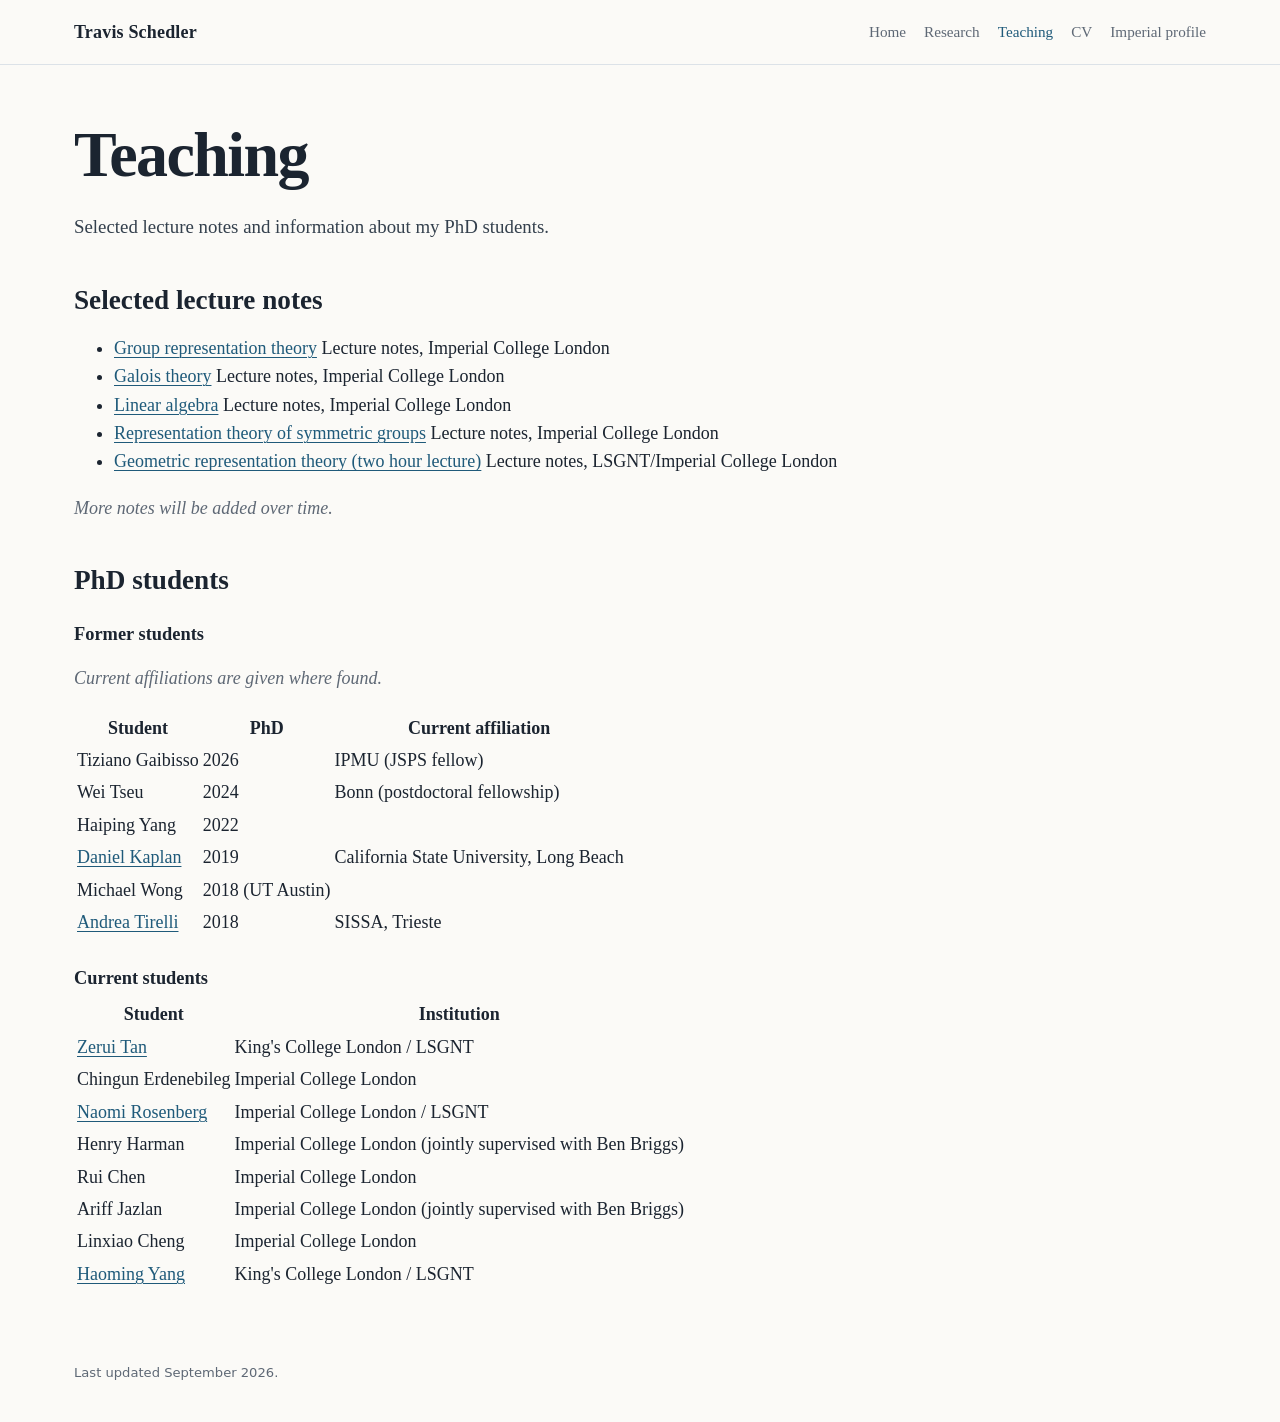
<file: teaching.html>
<!doctype html>
<html lang="en">
<head>
  <meta charset="utf-8">
  <meta name="viewport" content="width=device-width, initial-scale=1">
  <meta name="description" content="Teaching by Travis Schedler: selected lecture notes and PhD students.">
  <title>Teaching | Travis Schedler</title>
  <link rel="stylesheet" href="style.css">
</head>
<body>
  <header class="site-header">
    <nav class="nav" aria-label="Main navigation">
      <span class="brand">Travis Schedler</span>
      <div class="nav-links">
        <a href="index.html">Home</a>
        <a href="research.html">Research</a>
        <span class="current-page" aria-current="page">Teaching</span>
        <a href="cv.pdf">CV</a>
        <a href="https://profiles.imperial.ac.uk/t.schedler">Imperial profile</a>
      </div>
    </nav>
  </header>

  <main>
    <h1>Teaching</h1>
    <p class="lede">Selected lecture notes and information about my PhD students.</p>

    <h2>Selected lecture notes</h2>
    <ul class="notes-list">
      <li>
        <a class="note-title" href="group-rep-theory.pdf">Group representation theory</a>
        <span class="note-meta">Lecture notes, Imperial College London</span>
      </li>
      <li>
	      <a class="note-title" href="galois-notes.pdf">Galois theory</a>
        <span class="note-meta">Lecture notes, Imperial College London</span>
      </li>
      <li>
	      <a class="note-title" href="linear-notes.pdf">Linear algebra</a>
        <span class="note-meta">Lecture notes, Imperial College London</span>
      </li>
      <li>
	      <a class="note-title" href="symmetric-notes.pdf">Representation theory of symmetric groups</a>
        <span class="note-meta">Lecture notes, Imperial College London</span>
      </li>
      <li>
	      <a class="note-title" href="geo-rep-theory">Geometric representation theory (two hour lecture)</a>
        <span class="note-meta">Lecture notes, LSGNT/Imperial College London</span>
      </li>
    </ul>
    <p class="note">More notes will be added over time.</p>

    <h2>PhD students</h2>
    <h3>Former students</h3>
    <p class="note">Current affiliations are given where found.</p>
    <div class="table-wrap">
      <table class="student-table">
        <thead>
          <tr><th>Student</th><th>PhD</th><th>Current affiliation</th></tr>
        </thead>
        <tbody>
          <tr>
            <td>Tiziano Gaibisso</td>
            <td class="year">2026</td>
            <td>IPMU (JSPS fellow)</td>
          </tr>
          <tr>
            <td>Wei Tseu</td>
            <td class="year">2024</td>
            <td>Bonn (postdoctoral fellowship)</td>
          </tr>
          <tr>
            <td>Haiping Yang</td>
            <td class="year">2022</td>
            <td></td>
          </tr>
          <tr>
            <td><a href="https://sites.google.com/view/dankaplan/homepage">Daniel Kaplan</a></td>
            <td class="year">2019</td>
            <td>California State University, Long Beach</td>
          </tr>
          <tr>
            <td>Michael Wong</td>
            <td class="year">2018 (UT Austin)</td>
            <td></td>
          </tr>
          <tr>
            <td><a href="https://www.trex-coe.eu/speakers/andrea-tirelli">Andrea Tirelli</a></td>
            <td class="year">2018</td>
            <td>SISSA, Trieste</td>
          </tr>
        </tbody>
      </table>
    </div>

    <h3>Current students</h3>
    <div class="table-wrap">
      <table class="student-table current-students">
        <thead>
          <tr><th>Student</th><th>Institution</th></tr>
        </thead>
        <tbody>
          <tr>
            <td><a href="https://www.kcl.ac.uk/people/zerui-tan">Zerui Tan</a></td>
            <td>King's College London / LSGNT</td>
          </tr>
          <tr>
            <td>Chingun Erdenebileg</td>
            <td>Imperial College London</td>
          </tr>
          <tr>
            <td><a href="https://lsgnt-cdt.ac.uk/students/year/2025">Naomi Rosenberg</a></td>
            <td>Imperial College London / LSGNT</td>
          </tr>
          <tr>
            <td>Henry Harman</td>
            <td>Imperial College London <span class="student-note">(jointly supervised with Ben Briggs)</span></td>
          </tr>
          <tr>
            <td>Rui Chen</td>
            <td>Imperial College London</td>
          </tr>
          <tr>
            <td>Ariff Jazlan</td>
            <td>Imperial College London <span class="student-note">(jointly supervised with Ben Briggs)</span></td>
          </tr>
          <tr>
            <td>Linxiao Cheng</td>
            <td>Imperial College London</td>
          </tr>
          <tr>
            <td><a href="https://kclpure.kcl.ac.uk/portal/en/persons/haoming-yang/">Haoming Yang</a></td>
            <td>King's College London / LSGNT</td>
          </tr>
        </tbody>
      </table>
    </div>
  </main>

  <footer>
    Last updated September 2026.
  </footer>
</body>
</html>
</file>
<file: style.css>
:root {
  --ink: #1b2430;
  --muted: #5e6875;
  --paper: #fbfaf7;
  --panel: #ffffff;
  --line: #dce2e8;
  --accent: #1f5a7a;
  --accent-soft: #eaf2f6;
  --max: 1180px;
}

* { box-sizing: border-box; }
html { scroll-behavior: smooth; }
body {
  margin: 0;
  background: var(--paper);
  color: var(--ink);
  font-family: Georgia, "Times New Roman", serif;
  font-size: 18px;
  line-height: 1.58;
}

a { color: var(--accent); text-decoration-thickness: 1px; text-underline-offset: 3px; }
a:hover { text-decoration-thickness: 2px; }

.site-header {
  border-bottom: 1px solid var(--line);
  background: rgba(251,250,247,0.96);
}
.nav {
  max-width: var(--max);
  margin: 0 auto;
  padding: 18px 24px;
  display: flex;
  gap: 22px;
  align-items: center;
  justify-content: space-between;
}
.brand {
  font-weight: 700;
  color: var(--ink);
  text-decoration: none;
  letter-spacing: .01em;
}
.nav-links { display: flex; gap: 18px; flex-wrap: wrap; }
.nav-links a, .current-page { text-decoration: none; color: var(--muted); font-size: 0.95rem; }
.nav-links a:hover, .current-page { color: var(--accent); }

main {
  max-width: var(--max);
  margin: 0 auto;
  padding: 52px 24px 72px;
}
.hero {
  display: grid;
  grid-template-columns: minmax(0, 1fr) 210px;
  gap: 48px;
  align-items: center;
  margin-bottom: 46px;
}
.eyebrow {
  font-family: system-ui, -apple-system, BlinkMacSystemFont, "Segoe UI", sans-serif;
  text-transform: uppercase;
  letter-spacing: .09em;
  color: var(--accent);
  font-size: .76rem;
  font-weight: 700;
  margin-bottom: 8px;
}
h1, h2, h3 { line-height: 1.18; }
h1 { font-size: clamp(2.5rem, 5vw, 4rem); margin: 0 0 10px; font-weight: 600; letter-spacing: -.025em; }
h2 { font-size: 1.7rem; margin: 42px 0 14px; }
h3 { font-size: 1.15rem; margin: 28px 0 8px; }
.lede { font-size: 1.18rem; color: #34404d; max-width: 690px; }

.photo {
  width: 200px;
  height: 200px;
  object-fit: cover;
  border-radius: 18px;
  border: 1px solid var(--line);
  box-shadow: 0 10px 28px rgba(27,36,48,.10);
  background: var(--accent-soft);
}

.card {
  background: var(--panel);
  border: 1px solid var(--line);
  border-radius: 14px;
  padding: 22px 24px;
  margin: 24px 0;
}
.card h2, .card h3 { margin-top: 0; }


.clean-list { padding-left: 1.25rem; }
.clean-list li { margin-bottom: 8px; }
.pub-list { padding-left: 1.35rem; }
.pub-list li { margin-bottom: 14px; }
.meta { color: var(--muted); font-size: .92rem; }
.note { color: var(--muted); font-style: italic; }


.home-copy {
  max-width: 820px;
}
.home-copy p + p {
  margin-top: 1.35rem;
}
.home-links {
  line-height: 1.65;
}

.collaborator-list {
  list-style: none;
  padding: 0;
  margin: 14px 0 8px;
  display: grid;
  grid-template-columns: repeat(5, minmax(0, 1fr));
  column-gap: 28px;
  row-gap: 5px;
  font-size: .95rem;
}
.collaborator-list li {
  min-width: 0;
}

footer {
  max-width: var(--max);
  margin: 0 auto;
  padding: 0 24px 38px;
  color: var(--muted);
  font-family: system-ui, -apple-system, BlinkMacSystemFont, "Segoe UI", sans-serif;
  font-size: .82rem;
}

@media (max-width: 1000px) {
  .collaborator-list { grid-template-columns: repeat(4, minmax(0, 1fr)); }
}

@media (max-width: 820px) {
  .collaborator-list { grid-template-columns: repeat(3, minmax(0, 1fr)); }
}

@media (max-width: 700px) {
  body { font-size: 17px; }
  .nav { align-items: flex-start; gap: 12px; }
  .hero { grid-template-columns: 1fr; gap: 26px; }
  .hero-photo { order: -1; }
  .photo { width: 145px; height: 145px; }
  main { padding-top: 36px; }
  .collaborator-list { grid-template-columns: repeat(2, minmax(0, 1fr)); }
}

@media (max-width: 440px) {
  .collaborator-list { grid-template-columns: 1fr; }
}

/* Compact bibliography on the research page */
.publication-list {
  padding-left: 1.7rem;
  margin-top: 12px;
  font-size: 0.91rem;
  line-height: 1.42;
}
.publication-list li {
  padding-left: .18rem;
  margin-bottom: 9px;
}
.pub-title {
  font-weight: 600;
  color: var(--ink);
}
.pub-details {
  margin-top: 1px;
  color: #4f5a67;
  font-size: .92em;
}
.pub-links {
  white-space: nowrap;
  margin-left: .28rem;
}
.pub-link {
  display: inline-block;
  margin-left: .22rem;
  font-family: system-ui, -apple-system, BlinkMacSystemFont, "Segoe UI", sans-serif;
  font-size: .82em;
  text-decoration: none;
  border-bottom: 1px solid #b8c8d2;
}
.pub-link::before { content: "["; color: var(--muted); }
.pub-link::after { content: "]"; color: var(--muted); }
.publication-more {
  margin-top: 22px;
  font-size: .94rem;
}
</file>
